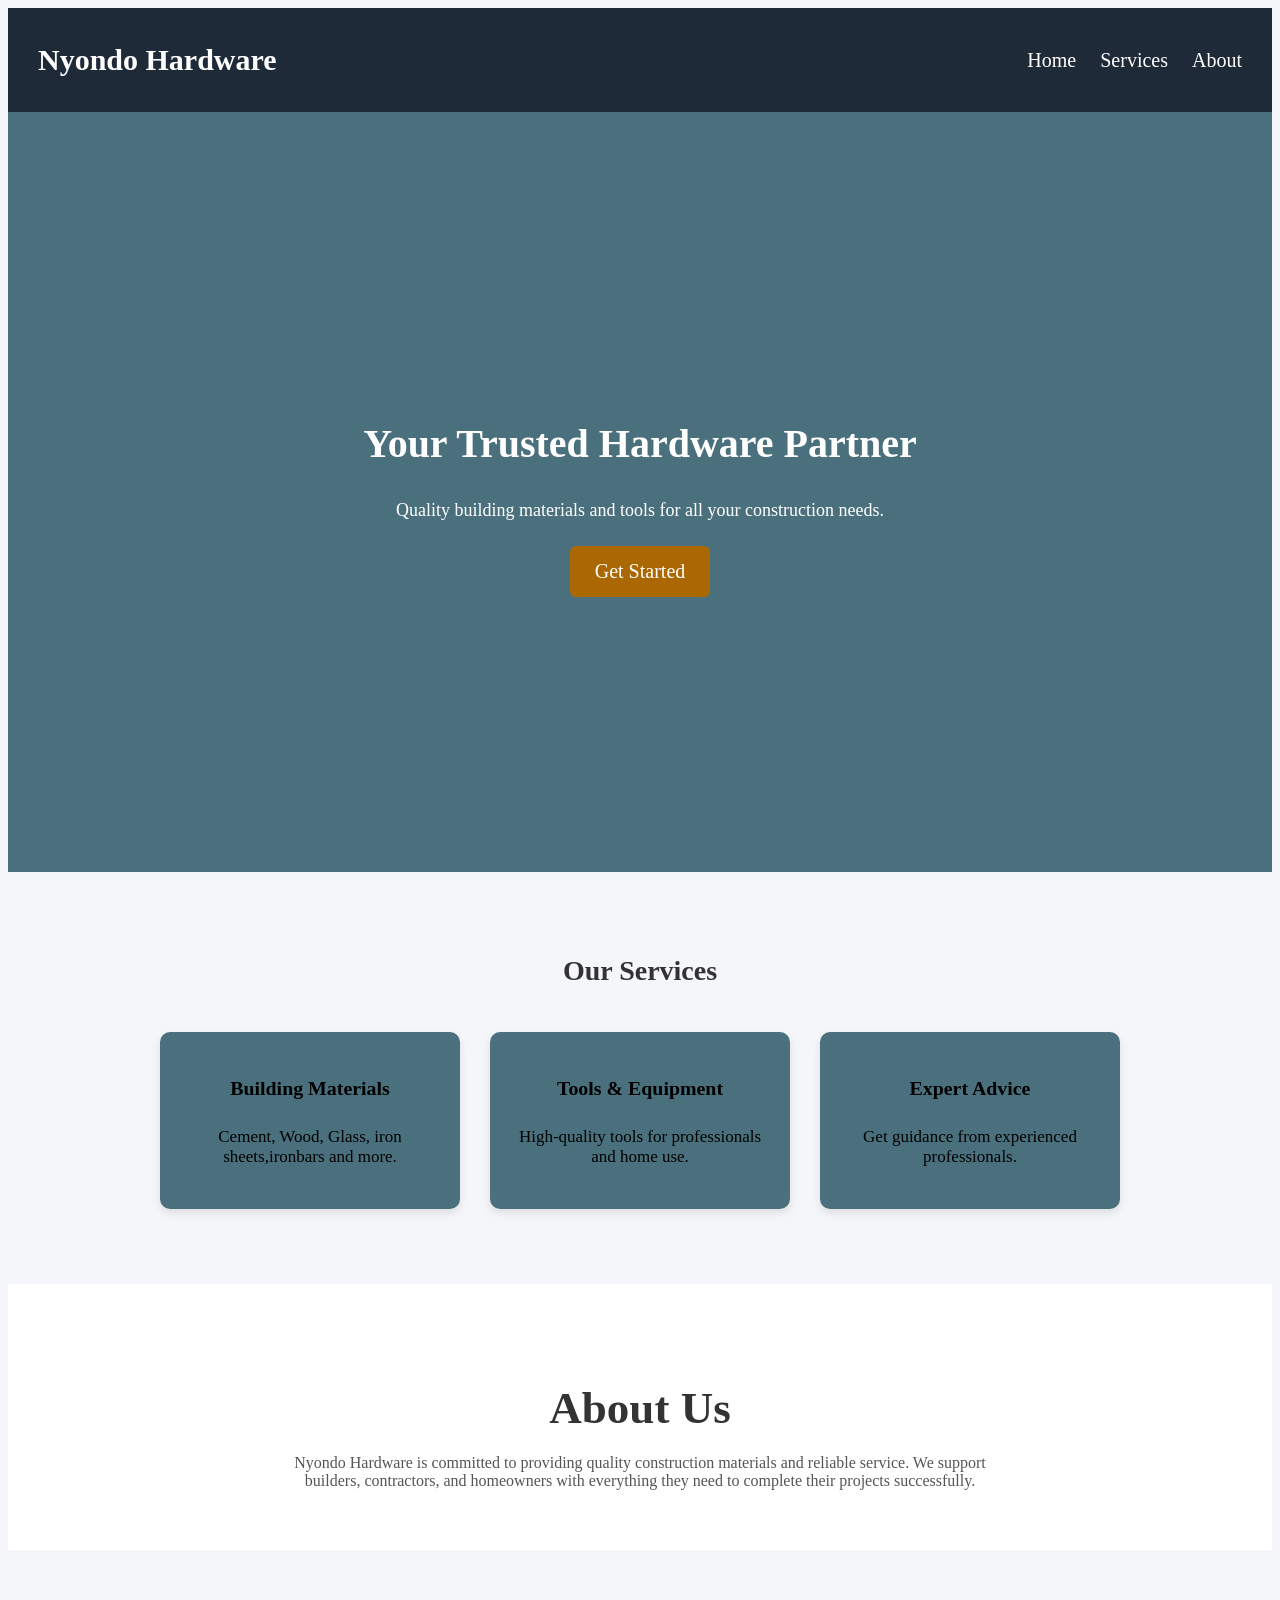
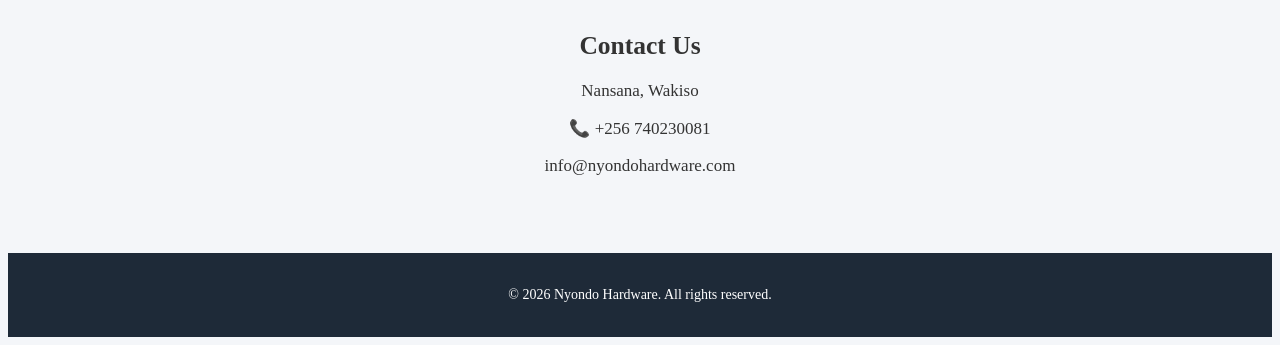
<file: index.html>
<!doctype html>
<html lang="en">
  <head>
    <meta charset="UTF-8" />
    <meta name="viewport" content="width=device-width, initial-scale=1.0" />
    <title>Nyondo Hardware</title>

    <style>
      /* Reset default browser styles */
      *means /* Select everything on the page */
      * {
        margin: 0;
        padding: 0;
        box-sizing: border-box;
        font-family: Arial, sans-serif;
      }

      body {
        background: #f4f6f9;
        color: #333;
      }
      /* Header container (top bar) */
      header {
        background: #1e2a38;
        color: white;
        padding: 15px 30px; /* Space inside header */
        display: flex;
        justify-content: space-between; /* Push logo left, nav right */
        align-items: center; /* Vertically center items */
      }

      /* Website title inside header */
      header h1 {
        font-size: 30px;
      }

      /* Navigation links */
      nav a {
        color: white; /* White links */
        text-decoration: none; /* Remove underline */
        margin-left: 20px; /* Space between links */
        font-size: 20px;
      }

      .her {
        height: 80vh; /* Takes 80% of screen height */
        background: rgb(75, 112, 125);
        background-size: cover;
        background-position: center;
        display: flex;
        flex-direction: column; /* Stack text vertically */
        justify-content: center; /* Center vertically */
        align-items: center; /* Center horizontally */
        text-align: center;
        color: white;
        font-size: 25px;
        padding: 20px;
      }

      .her h2 {
        font-size: 40px;
        margin-bottom: 15px; /* Space below */
      }

      .her p {
        font-size: 18px;
        margin-bottom: 25px;
      }

      /* Button styling */
      .btn {
        padding: 14px 25px; /* Size of button */
        background: #ab6802;
        color: white;
        border-radius: 6px; /* Rounded corners */
        text-decoration: none;
        font-size: 20px;
        transition: 0.5s; /* Smooth hover */
      }

      /* Button hover effect */
      .btn:hover {
        background: rgb(56, 54, 54);
      }

      /* Services section */
      .services {
        padding: 60px 20px; /* Space around section */
        text-align: center;
        font-size: 17px;
      }

      /* Services heading */
      .services h2 {
        margin-bottom: 30px;
        font-size: 28px;
      }

      /* Container holding all service boxes */
      .service-boxes {
        display: flex; /* Arrange boxes in a row */
        justify-content: center; /* Center them */
        flex-wrap: wrap; /* Allow wrapping if screen is small */
      }
      servive-boxes .box {
        margin: 15px; /* Space between boxes */
      } 
      .service-boxes .box:hover {
        background: rgb(160, 160, 160);
        color: white;
      } 
   

      /* Individual service box */
      .box {
        background: rgb(75, 112, 125); /* Box background */
        padding: 25px;
        margin: 15px; /* Space between boxes */
        border-radius: 10px; /* Rounded corners */
        width: 250px; /* Fixed width so they stay in a row */
        color: black;
        box-shadow: 0 4px 10px rgba(0, 0, 0, 0.1); /* Light shadow */
        display: flex;
        flex-direction: column;
      }

      /* Title inside each box */
      .box h3 {
        margin-bottom: 10px;
      }

      /* About section */
      .about {
        padding: 60px 20px;
        background: #ffffff;
        text-align: center;
        font-size: 30px;
      }

      /* About heading */
      .about h2 {
        margin-bottom: 20px;
      }

      /* About paragraph */
      .about p {
        max-width: 700px; /* Limit width for readability */
        margin: auto; /* Center text */
        color: #555;
        font-size: 16px;
      }

      /* Contact section */
      .contact {
        padding: 60px 20px;
        text-align: center;
        font-size: 17px;
      }

      /* Contact heading */
      .contact h2 {
        margin-bottom: 20px;
      }

      /* Footer section */
      footer {
        background: #1e2a38;
        color: white;
        text-align: center;
        padding: 20px;
        font-size: 14px;
      }

      /* Mobile phone responsiveness */
      @media (max-width: 768px) {
        nav {
          display: flex;
          flex-direction: column;
          align-items: center;
          gap: 10px;
        }

        /* Adjust nav link size */
        nav a {
          margin-left: 0;
          font-size: 16px;
        }

        .her h2 {
          font-size: 26px;
        }

        .her p {
          font-size: 16px;
        }

        /* Make boxes full width on small screens */
        .box {
          width: 90%;
        }
      }
    </style>
  </head>

  <body>
    <header>
      <h1>Nyondo Hardware</h1>
      <nav>
        <a href="dash.html">Home</a>
        <a href="sales.html">Services</a>
        <a href="stock.html">About</a>
      </nav>
    </header>

    <section class="her">
      <h2>Your Trusted Hardware Partner</h2>
      <p>
        Quality building materials and tools for all your construction needs.
      </p>
      <a href="log.html" class="btn">Get Started</a>
    </section>

    <section class="services">
      <h2>Our Services</h2>
      <div class="service-boxes">
        <div class="box">
          <h3>Building Materials</h3>
          <p>Cement, Wood, Glass, iron sheets,ironbars and more.</p>
        </div>

        <div class="box">
          <h3>Tools & Equipment</h3>
          <p>High-quality tools for professionals and home use.</p>
        </div>

        <div class="box">
          <h3>Expert Advice</h3>
          <p>Get guidance from experienced professionals.</p>
        </div>
      </div>
    </section>

    <section class="about">
      <h2>About Us</h2>
      <p>
        Nyondo Hardware is committed to providing quality construction materials
        and reliable service. We support builders, contractors, and homeowners
        with everything they need to complete their projects successfully.
      </p>
    </section>

    <section class="contact">
      <h2>Contact Us</h2>
      <p>Nansana, Wakiso</p>
      <p>📞 +256 740230081</p>
      <p>info@nyondohardware.com</p>
    </section>

    <footer>
      <p>&copy 2026 Nyondo Hardware. All rights reserved.</p>
    </footer>
  </body>
</html>
</file>
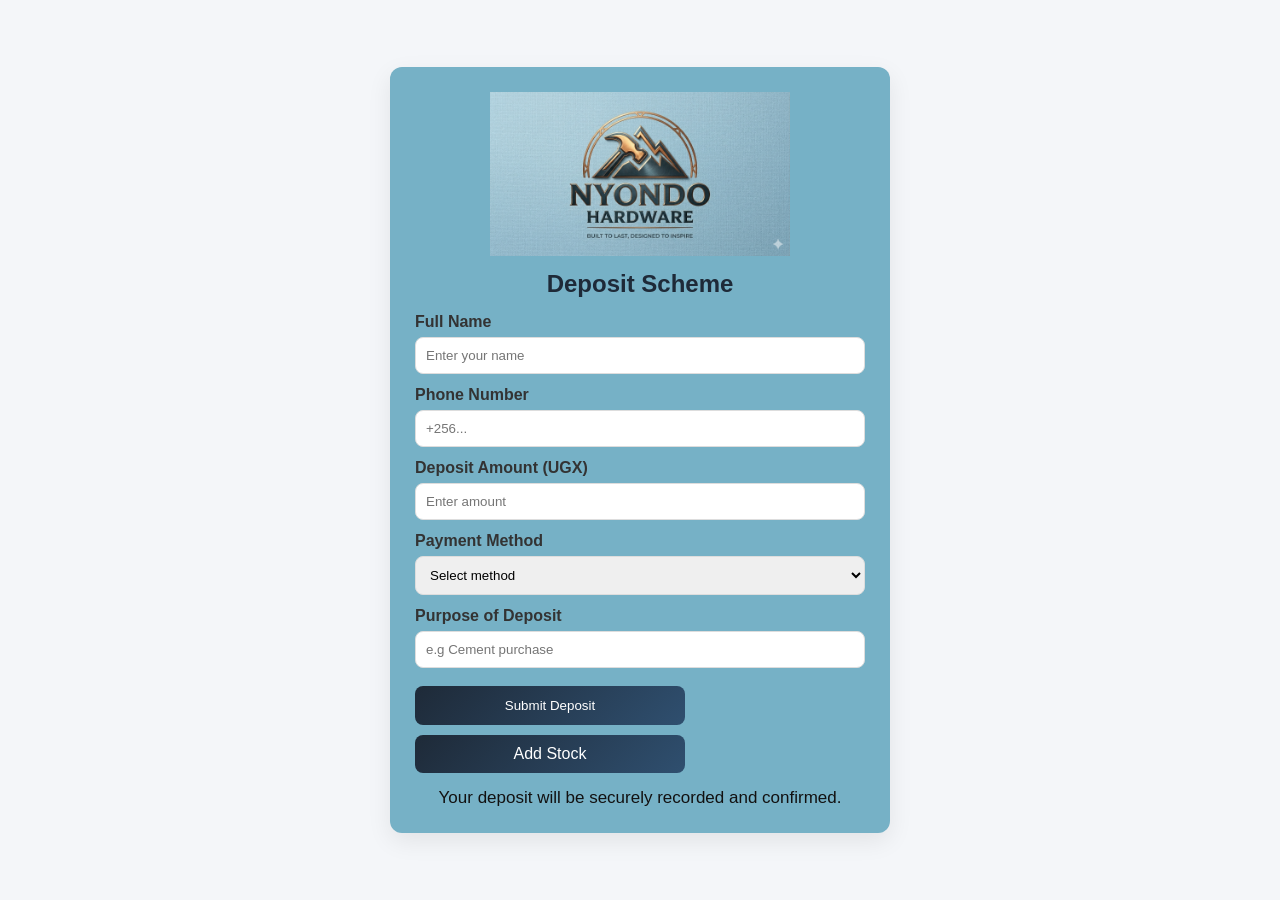
<file: Deposit.html>
<!doctype html>
<html lang="en">
  <head>
    <meta charset="UTF-8" />
    <meta name="viewport" content="width=device-width, initial-scale=1.0" />
    <title>Deposit Scheme</title>

    <style>
      * {
        margin: 0;
        padding: 0;
        box-sizing: border-box;
        font-family: Arial, sans-serif;
      }

      body {
        background: #f4f6f9;
        display: flex;
        justify-content: center;
        align-items: center;
        min-height: 100vh;
      }

      /* CARD */
      .container {
        width: 100%;
        max-width: 500px;
        background: rgb(118, 177, 198);
        padding: 25px;
        border-radius: 12px;
        box-shadow: 0 8px 25px rgba(0, 0, 0, 0.08);
      }

      /* LOGO */
      .logo {
        text-align: center;
        margin-bottom: 10px;
      }

      .logo img {
        width: 300px;
      }

      h2 {
        text-align: center;
        margin-bottom: 15px;
        color: #1e2a38;
      }

      label {
        display: block;
        margin-top: 12px;
        font-size: 16px;
        font-weight: bold;
        color: #333;
      }

      input,
      select {
        width: 100%;
        padding: 10px;
        margin-top: 6px;
        border: 1px solid #ddd;
        border-radius: 8px;
        outline: none;
      }

      input:focus,
      select:focus {
        border-color: #3498db;
      }

      button {
        width: 60%;
        margin-top: 18px;
        padding: 12px;
        background: linear-gradient(135deg, #1e2a38, #2f4f6f);
        color: white;
        border: none;
        border-radius: 8px;
        cursor: pointer;
      }

      button:hover {
        background: #1e2a38;
      }

      .btn {
        display: block;
        text-align: center;
        margin-top: 10px;
        padding: 10px;
        width: 60%;
        background: linear-gradient(135deg, #1e2a38, #2f4f6f);
        color: white;
        text-decoration: none;
        border-radius: 8px;
      }

      .btn:hover {
        background: #1e2a38;
      }

      .rec {
        text-align: center;
        margin-top: 15px;
        font-size: 17px;
        color: rgb(18, 17, 17);
      }

      @media (max-width: 600px) {
        .container {
          margin: 15px;
          padding: 20px;
        }
      }
    </style>
  </head>

  <body>
    <div class="container">
      <div class="logo">
        <img src="images/logo22.png" alt="Logo" />
      </div>

      <h2>Deposit Scheme</h2>

      <form>
        <label>Full Name</label>
        <input type="text" placeholder="Enter your name" required />

        <label>Phone Number</label>
        <input type="tel" placeholder="+256..." required />

        <label>Deposit Amount (UGX)</label>
        <input type="number" placeholder="Enter amount" required />

        <label>Payment Method</label>
        <select required>
          <option value="">Select method</option>
          <option>Mobile Money</option>
          <option>Bank Transfer</option>
          <option>Cash</option>
        </select>

        <label>Purpose of Deposit</label>
        <input type="text" placeholder="e.g Cement purchase" />

        <button type="submit">Submit Deposit</button>

        <a href="stock.html" class="btn">Add Stock</a>

        <p class="rec">Your deposit will be securely recorded and confirmed.</p>
      </form>
    </div>
  </body>
</html>
</file>
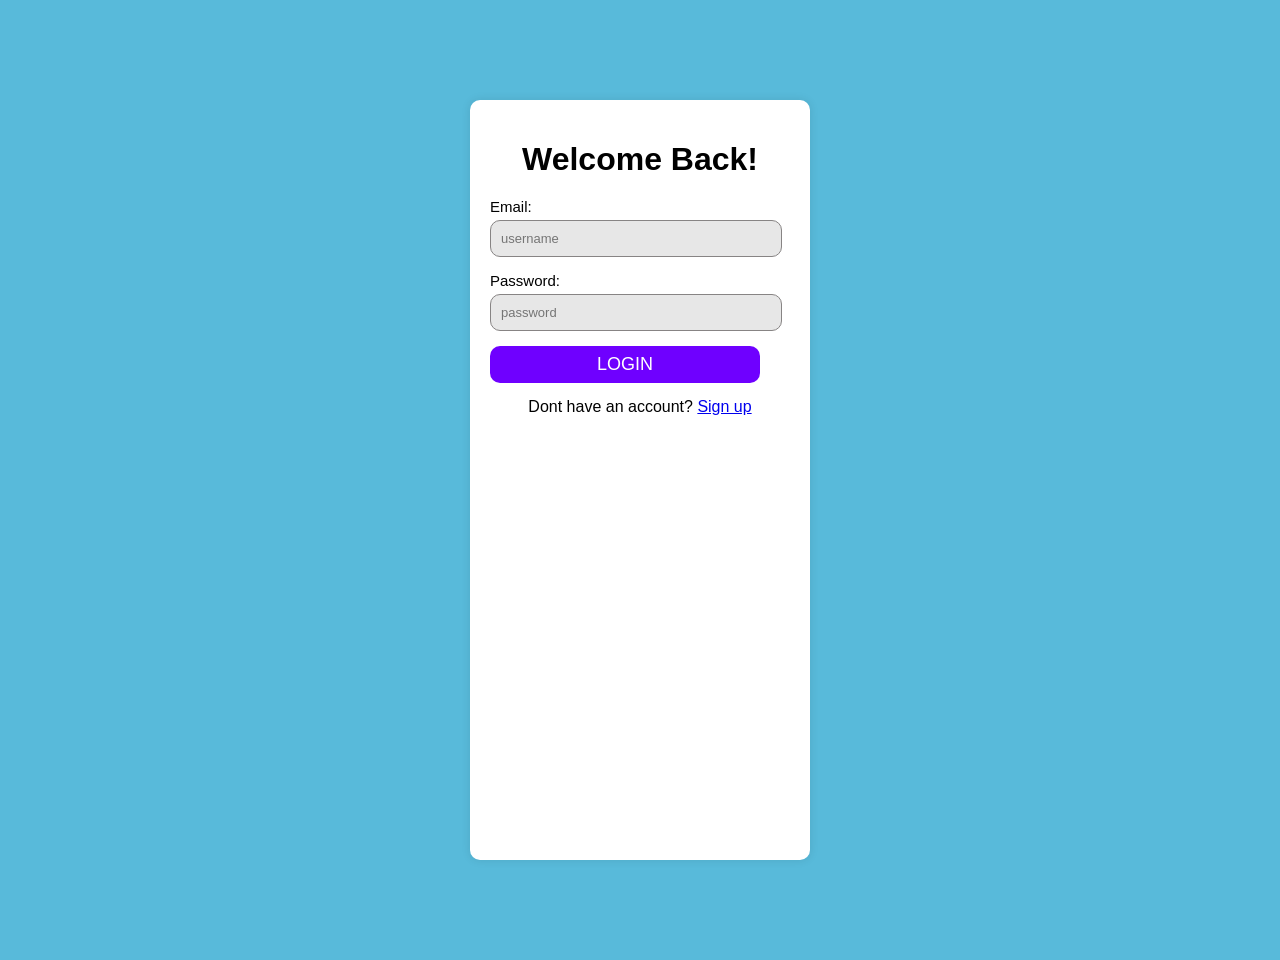
<file: log.html>
<!doctype html>
<html lang="en">
  <head>
    <meta charset="UTF-8" />
    <meta name="viewport" content="width=device-width, initial-scale=1.0" />
    <title>form</title>
    <style>
      body {
        margin: 0;
        font-family: Arial, sans-serif;
        background: rgb(88, 186, 218);
      }
      .container {
        width: 300px;
        margin: 100px auto;
        padding: 20px;
        background-color: white;
        border-radius: 10px;
        box-shadow: 0 0 10px rgba(0, 0, 0, 0.1);
        height: 80vh;
      }
      .container h1 {
        text-align: center;
        margin-bottom: 20px;
      }
      .container label {
        display: block;
        margin-bottom: 5px;

        font-size: 15px;
      }
      .container input {
        width: 90%;
        padding: 10px;
        margin-bottom: 15px;
        border: 1px solid #878484;
        border-radius: 10px;
        font-size: 13px;
        background-color: #e7e7e7;
      }
      .container button {
        width: 90%;
        padding: 8px;
        background-color: #6f00ff;
        color: white;
        border: none;
        border-radius: 10px;
        cursor: pointer;
        font-size: 18px;
      }
      .container button:hover {
        background-color: #292b30;
      }
      .container p {
        text-align: center;
        margin-top: 15px;
      }
    </style>
  </head>
  <body>
    <div class="container">
      <h1>Welcome Back!</h1>
      <form>
        <label for="email">Email:</label>
        <input
          type="email"
          id="email"
          name="email"
          placeholder="username"
          required
        />
        <label for="password">Password:</label>
        <input
          type="password"
          id="password"
          name="password"
          placeholder="password"
          required
        />
        <button type="submit">LOGIN</button>
        <p>Dont have an account? <a href="sign.html">Sign up</a></p>
      </form>
    </div>
  </body>
</html>
</file>
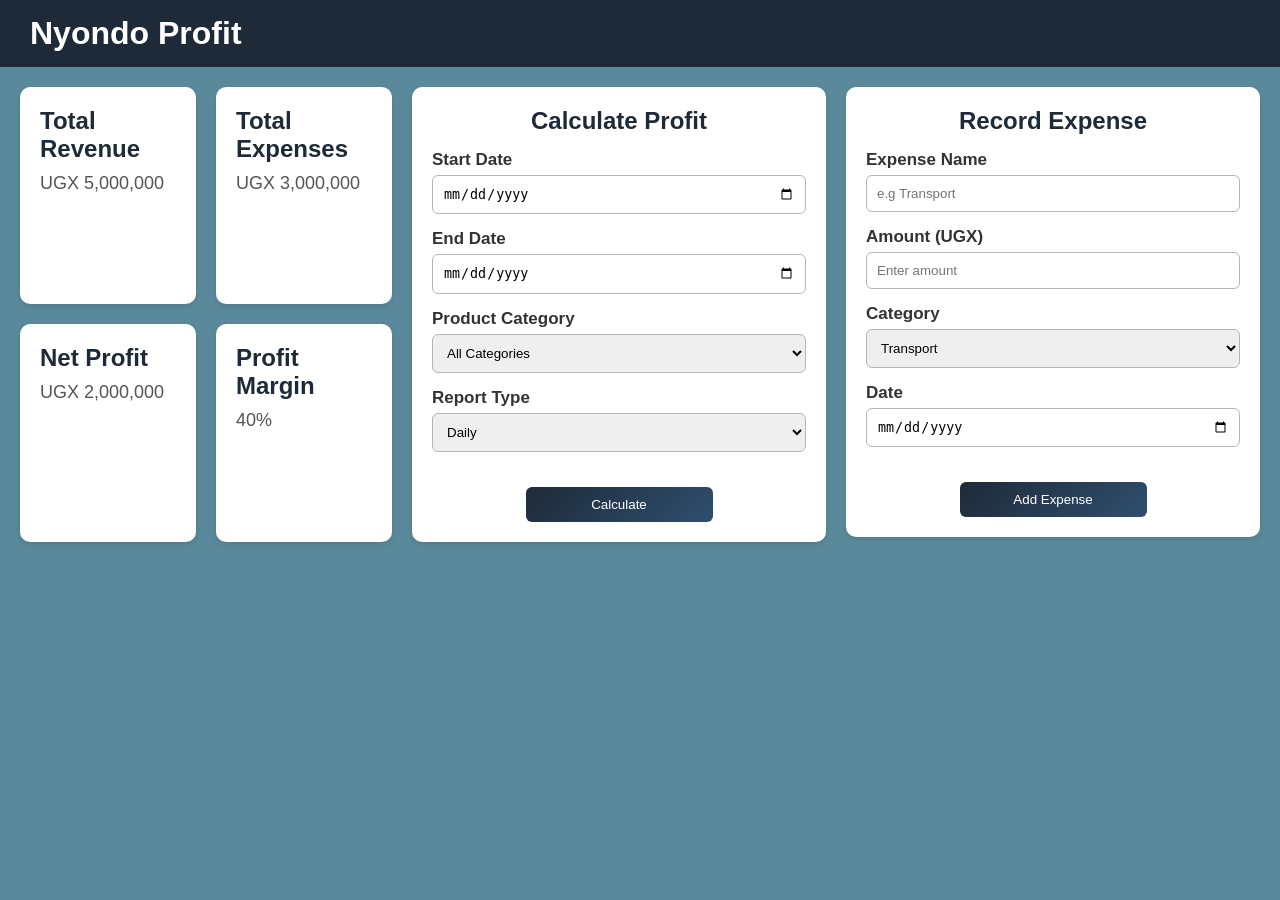
<file: profit.html>
<!doctype html>
<html lang="en">
  <head>
    <meta charset="UTF-8" />
    <meta name="viewport" content="width=device-width, initial-scale=1.0" />
    <title>Document</title>
    <style>
      * {
        margin: 0;
        padding: 0;
        box-sizing: border-box;
      }
      body {
        font-family: Arial, sans-serif;
        background-color: rgb(89, 137, 154);
        color: #333;
      }
      .navbar {
        background-color: #1e2a38;
        color: white;
        padding: 15px 30px;
        display: flex;
        justify-content: space-between;
        align-items: center;
      }
      .container {
        display: flex;
        gap: 20px;
        padding: 20px;
        flex-wrap: wrap;
      }
      .cards {
        display: flex;
        gap: 20px;
        flex-wrap: wrap;
        width: 30%;
      }
      .card {
        background-color: white;
        padding: 20px;
        border-radius: 10px;
        flex: 1 1 calc(50% - 20px);
        box-shadow: 0 2px 5px rgba(0, 0, 0, 0.1);
      }
      .card:hover {
        box-shadow: 0 4px 10px rgba(0, 0, 0, 0.2);
        background-color: lightblue;
        cursor: pointer;
      }
      .card h2 {
        margin-bottom: 10px;
        color: #1e2a38;
      }
      .card p {
        font-size: 18px;
        color: #555;
      }

      /* FORMS SIDE BY SIDE */
      form {
        flex: 1;
      }

      .form {
        background-color: white;
        padding: 20px;
        border-radius: 10px;
        width: 100%; /* FIXED */
        box-shadow: 0 2px 5px rgba(0, 0, 0, 0.1);
      }
      .form h2 {
        text-align: center;
        margin-bottom: 15px;
        color: #1e2a38;
      }
      .form-two {
        display: flex;
        flex-direction: column;
        gap: 15px;
      }
      .form-three {
        display: flex;
        flex-direction: column;
      }
      .form-three label {
        margin-bottom: 5px;
        font-weight: bold;
        font-size: 17px;
      }
      .form-three input,
      .form-three select {
        padding: 10px;
        border: 1px solid #b9b4b4;
        border-radius: 6px;
      }
      .form button {
        width: 50%;
        margin: 20px auto 0;
        padding: 10px;
        background: linear-gradient(135deg, #1e2a38, #2f4f6f);
        color: white;
        border: none;
        border-radius: 6px;
        cursor: pointer;
      }
      .form button:hover {
        background: #1e2a38;
      }
    </style>
  </head>
  <body>
    <div class="navbar">
      <h1>Nyondo Profit</h1>
    </div>

    <div class="container">
      <!-- CARDS -->
      <div class="cards">
        <div class="card">
          <h2>Total Revenue</h2>
          <p>UGX 5,000,000</p>
        </div>
        <div class="card">
          <h2>Total Expenses</h2>
          <p>UGX 3,000,000</p>
        </div>
        <div class="card">
          <h2>Net Profit</h2>
          <p>UGX 2,000,000</p>
        </div>
        <div class="card">
          <h2>Profit Margin</h2>
          <p>40%</p>
        </div>
      </div>

      
      <form>
        <div class="form">
          <h2>Calculate Profit</h2>
          <div class="form-two">
            <div class="form-three">
              <label for="startdate">Start Date</label>
              <input type="date" id="startdate" required />
            </div>

            <div class="form-three">
              <label for="enddate">End Date</label>
              <input type="date" id="enddate" required />
            </div>

            <div class="form-three">
              <label for="productcategory">Product Category</label>
              <select id="productcategory" required>
                <option value="all">All Categories</option>
                <option value="wood">Wood</option>
                <option value="glass">Glass</option>
                <option value="cement">Cement</option>
                <option value="nails">Nails</option>
              </select>
            </div>

            <div class="form-three">
              <label for="reporttype">Report Type</label>
              <select id="reporttype" required>
                <option value="daily">Daily</option>
                <option value="weekly">Weekly</option>
                <option value="monthly">Monthly</option>
              </select>
            </div>

            <button type="submit">Calculate</button>
          </div>
        </div>
      </form>

    
      <form>
        <div class="form">
          <h2>Record Expense</h2>
          <div class="form-two">
            <div class="form-three">
              <label for="expensename">Expense Name</label>
              <input
                type="text"
                id="expensename"
                placeholder="e.g Transport"
                required
              />
            </div>

            <div class="form-three">
              <label for="amount">Amount (UGX)</label>
              <input
                type="number"
                id="amount"
                placeholder="Enter amount"
                required
              />
            </div>

            <div class="form-three">
              <label for="category">Category</label>
              <select id="category" required>
                <option value="transport">Transport</option>
                <option value="rent">Rent</option>
                <option value="utilities">Utilities</option>
                <option value="supplies">Supplies</option>
              </select>
            </div>

            <div class="form-three">
              <label for="date">Date</label>
              <input type="date" id="date" required />
            </div>

            <button type="submit">Add Expense</button>
          </div>
        </div>
      </form>
    </div>
  </body>
</html>
</file>
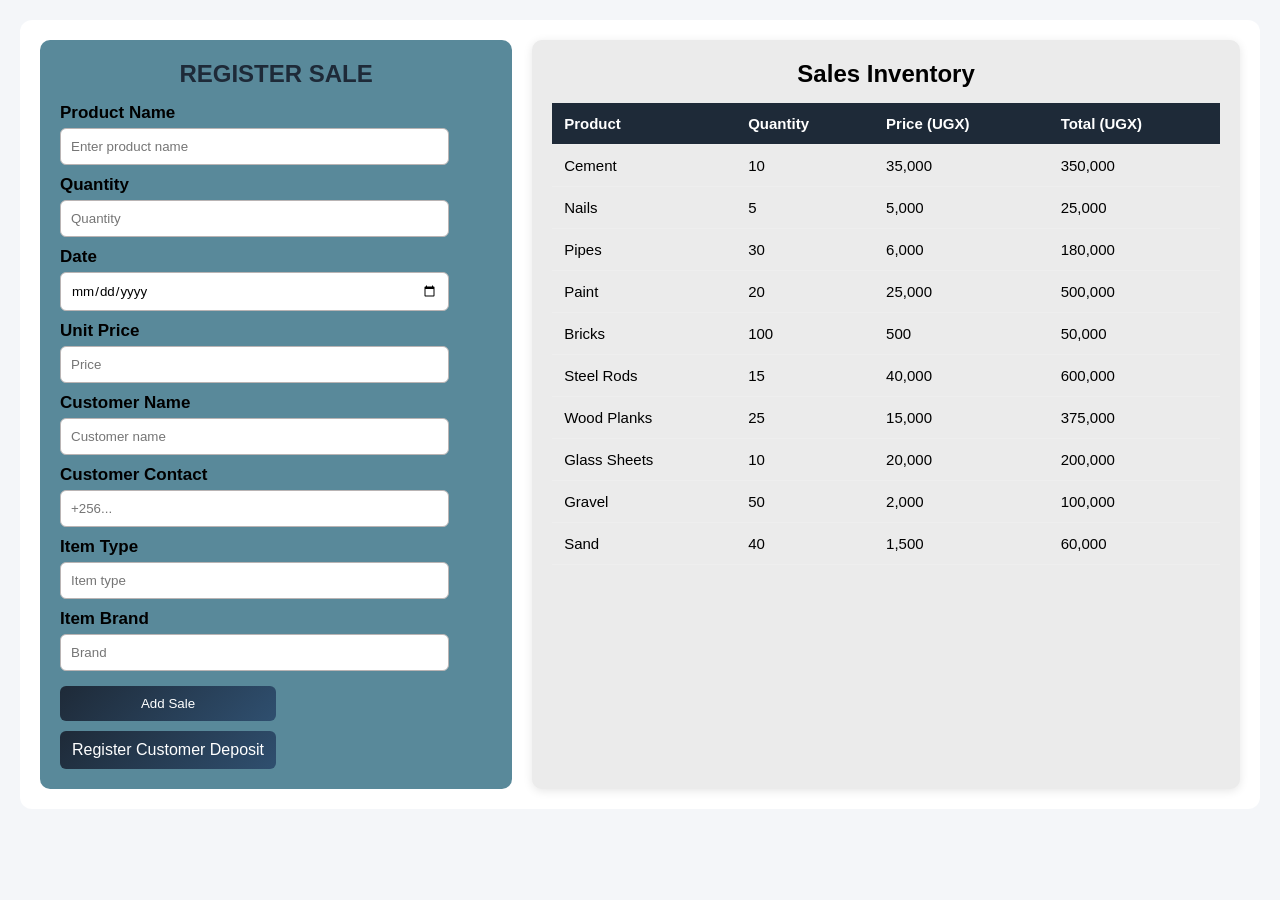
<file: sales.html>
<!doctype html>
<html lang="en">
  <head>
    <meta charset="UTF-8" />
    <meta name="viewport" content="width=device-width, initial-scale=1.0" />
    <title>Sales Form</title>

    <style>
      * {
        margin: 0;
        padding: 0;
        box-sizing: border-box;
        font-family: Arial, sans-serif;
      }

      body {
        background: #f4f6f9;
      }

      /* PAGE WRAPPER */
      .main {
        padding: 20px;
      }

      /* CONTAINER */
      .container {
        display: flex;
        gap: 20px;
        padding: 20px;
        background: white;
        border-radius: 12px;
      }

      /* FORM BOX */
      .form-box {
        width: 40%;
        background-color: rgb(89, 137, 154);
        padding: 20px;
        border-radius: 10px;
      }

      .form-box h2 {
        text-align: center;
        margin-bottom: 15px;
        color: #1e2a38;
      }

      label {
        display: block;
        margin-top: 10px;
        font-weight: bold;
        font-size: 17px;
      }

      .form-box input {
        width: 90%;
        padding: 10px;
        margin-top: 5px;
        border: 1px solid #b9b4b4;
        border-radius: 6px;
      }

      .form-box button {
        width: 50%;
        margin-top: 15px;
        padding: 10px;
        background: linear-gradient(135deg, #1e2a38, #2f4f6f);
        color: white;
        border: none;
        border-radius: 6px;
        cursor: pointer;
      }

      .form-box button:hover {
        background: #1e2a38;
      }

      .btn {
        display: block;
        text-align: center;
        margin-top: 10px;
        padding: 10px;
        background: linear-gradient(135deg, #1e2a38, #2f4f6f);
        color: white;
        width: 50%;
        text-decoration: none;
        border-radius: 6px;
      }

      .btn:hover {
        background: #1e2a38;
      }

      /* TABLE BOX */
      .table-box {
        width: 60%;
        background-color: rgb(235, 235, 235);
        padding: 20px;
        border-radius: 10px;
        box-shadow: 0 2px 10px rgba(0, 0, 0, 0.1);
      }

      .table-box h2 {
        text-align: center;
        margin-bottom: 15px;
      }

      table {
        width: 100%;
        border-collapse: collapse;
      }

      table th,
      table td {
        padding: 12px;
        border-bottom: 1px solid #eee;
        text-align: left;
        font-size: 15px;
      }

      table th {
        background: #1e2a38;
        color: white;
      }

      tr:hover {
        background: #eef6fb;
      }

      /* MOBILE */
      @media (max-width: 768px) {
        .container {
          flex-direction: column;
        }

        .form-box,
        .table-box {
          width: 100%;
        }
      }
    </style>
  </head>

  <body>
    <div class="main">
      <div class="container">
        <!-- FORM -->
        <div class="form-box">
          <h2>REGISTER SALE</h2>

          <form>
            <label>Product Name</label>
            <input type="text" placeholder="Enter product name"required />

            <label>Quantity</label>
            <input type="number" placeholder="Quantity"required />

            <label>Date</label>
            <input type="date" />

            <label>Unit Price</label>
            <input type="number" placeholder="Price"required />

            <label>Customer Name</label>
            <input type="text" placeholder="Customer name"required />

            <label>Customer Contact</label>
            <input type="tel" placeholder="+256..."required />

            <label>Item Type</label>
            <input type="text" placeholder="Item type"required />

            <label>Item Brand</label>
            <input type="text" placeholder="Brand" required/>

            <button type="submit">Add Sale</button>

            <a href="Deposit.html" class="btn">Register Customer Deposit</a>
          </form>
        </div>

        <!-- TABLE -->
        <div class="table-box">
          <h2>Sales Inventory</h2>

          <table>
            <tr>
              <th>Product</th>
              <th>Quantity</th>
              <th>Price (UGX)</th>
              <th>Total (UGX)</th>
            </tr>

            <tr>
              <td>Cement</td>
              <td>10</td>
              <td>35,000</td>
              <td>350,000</td>
            </tr>

            <tr>
              <td>Nails</td>
              <td>5</td>
              <td>5,000</td>
              <td>25,000</td>
            </tr>

            <tr>
              <td>Pipes</td>
              <td>30</td>
              <td>6,000</td>
              <td>180,000</td>
            </tr>
            <tr>
              <td>Paint</td>
              <td>20</td>
              <td>25,000</td>
              <td>500,000</td>
            </tr>
            <tr>
              <td>Bricks</td>
              <td>100</td>
              <td>500</td>
              <td>50,000</td>
            </tr>
            <tr>
              <td>Steel Rods</td>
              <td>15</td>
              <td>40,000</td>
              <td>600,000</td>
            </tr>
            <tr>
              <td>Wood Planks</td>
              <td>25</td>
              <td>15,000</td>
              <td>375,000</td>
            </tr>
            <tr>
              <td>Glass Sheets</td>
              <td>10</td>
              <td>20,000</td>
              <td>200,000</td>
            </tr>
            <tr>
              <td>Gravel</td>
              <td>50</td>
              <td>2,000</td>
              <td>100,000</td>
            </tr>
            <tr>
              <td>Sand</td>
              <td>40</td>
              <td>1,500</td>
              <td>60,000</td>
            </tr>
          </table>
        </div>
      </div>
    </div>
  </body>
</html>
</file>
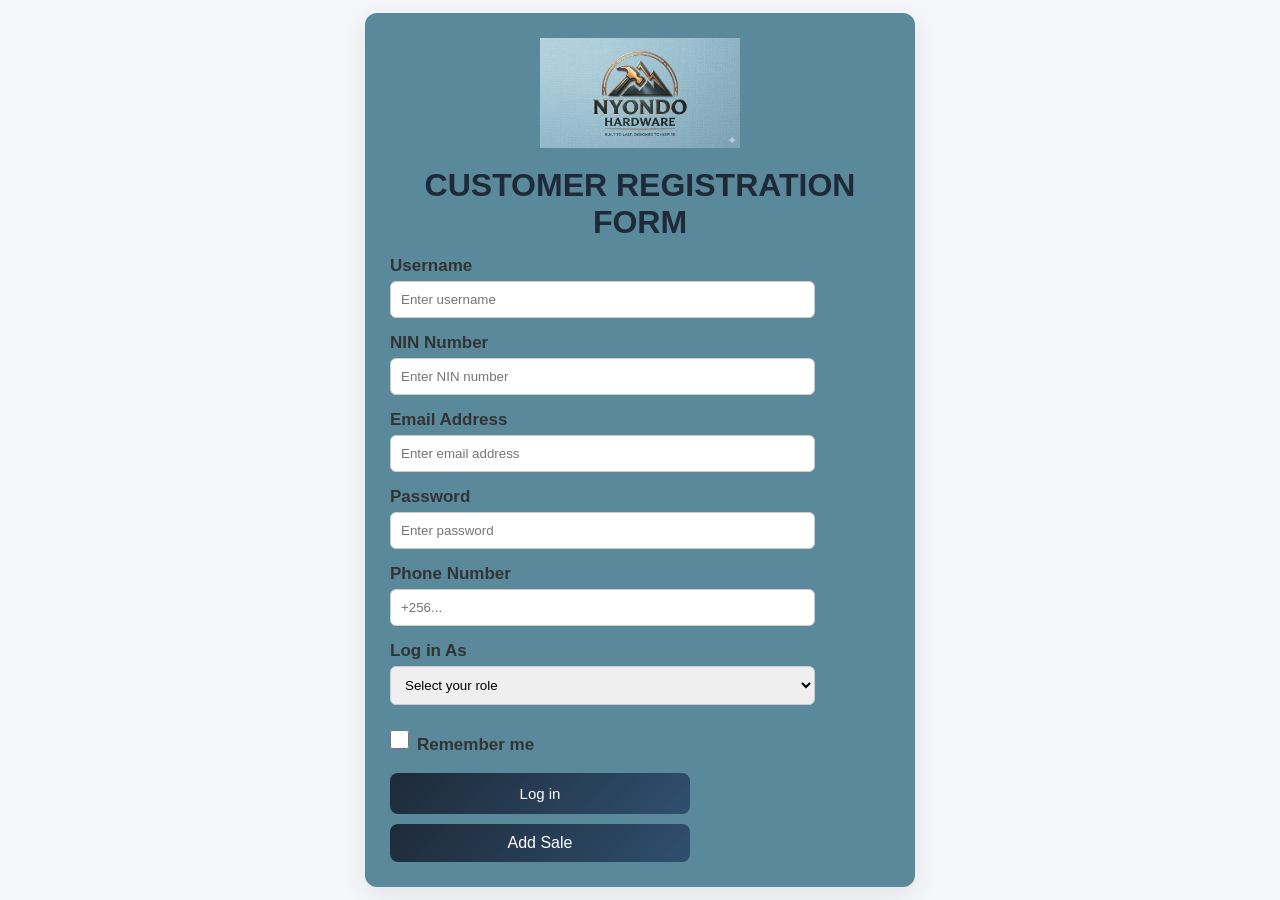
<file: sign.html>
<!doctype html>
<html lang="en">
  <head>
    <meta charset="UTF-8" />
    <meta name="viewport" content="width=device-width, initial-scale=1.0" />
    <title>Form</title>
    <link rel="stylesheet" href="style.css" />
  </head>

  <body>
    <div class="container">
      <div class="logo">
        <img src="images/logo22.png" alt="Logo" class="logo-img" />
      </div>

      <h1>CUSTOMER REGISTRATION FORM</h1>

      <form>
        <label for="username">Username</label>
        <input
          type="text"
          id="username"
          placeholder="Enter username"
          required
        />

        <label for="nin">NIN Number</label>
        <input type="text" id="nin" placeholder="Enter NIN number" required />

        <label for="email">Email Address</label>
        <input
          type="email"
          id="email"
          placeholder="Enter email address"
          required
        />

        <label for="password">Password</label>
        <input
          type="password"
          id="password"
          placeholder="Enter password"
          required
        />

        <label for="phone">Phone Number</label>
        <input type="tel" id="phone" placeholder="+256..." required />

        <!-- Role -->
        <label for="role">Log in As</label>
        <select id="role" required>
          <option value="" disabled selected>Select your role</option>
          <option value="admin">Admin</option>
          <option value="cashier">Cashier</option>
          <option value="manager">Manager</option>
          <option value="staff">Staff</option>
        </select>

        <div class="remember-box">
          <input type="checkbox" id="remember" />
          <label for="remember">Remember me</label>
        </div>

        <button type="submit">Log in</button>
        <a href="sales.html" class="btn">Add Sale</a>
      </form>
    </div>
  </body>
</html>
</file>
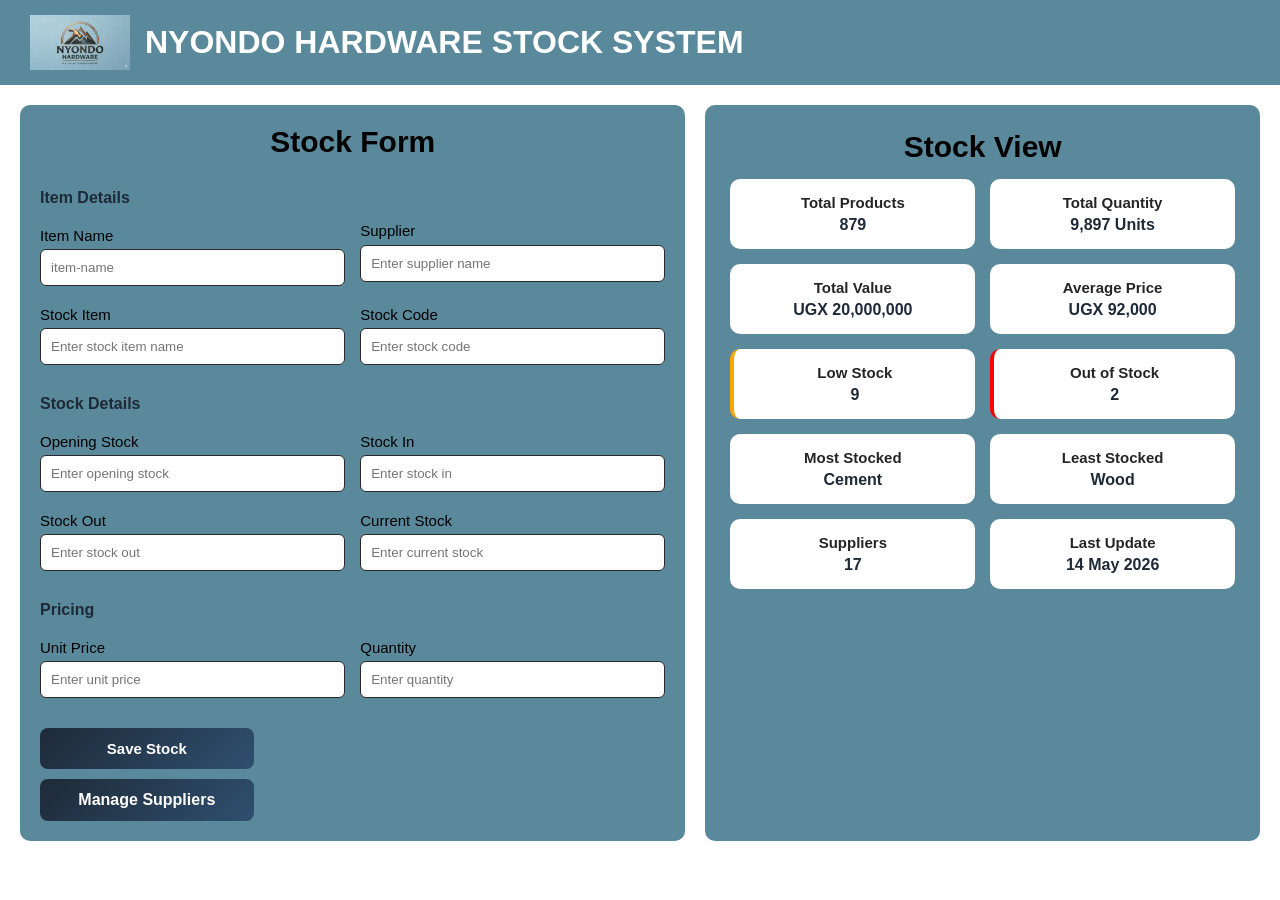
<file: stock.html>
<!doctype html>
<html lang="en">
  <head>
    <meta charset="UTF-8" />
    <meta name="viewport" content="width=device-width, initial-scale=1.0" />
    <title>NYONDO Hardware Stock System</title>

    <style>
        /* RESET - removes default spacing and sets base font */
        * {
          margin: 0; /* removes outer spacing */
          padding: 0; /* removes inner spacing */
          box-sizing: border-box; /* makes width include padding & border */
          font-family: Arial, sans-serif; 
        }

        /* BODY BACKGROUND */
        body {
          background: white; 
        }

        /* MAIN HEADING */
        h2 {
          text-align: center;
          margin-bottom: 15px; /* space below heading */
          font-size: 30px; 
        }

        /* SUB HEADING */
        h3 {
          font-size: 30px; 
          color: #1e2a38; 
        }

        /* HEADER SECTION */
        .top-header {
          display: flex; /* puts items in a row */
          align-items: center; /* vertically aligns items */
          gap: 15px; /* space between items */
          padding: 15px 30px; /* inner spacing */
          background-color: rgb(89, 137, 154); 
          color: white; /* text color */
        }

        /* HEADER IMAGE (LOGO) */
        .top-header img {
          width: 100px; /* controls image size */
        }

        /* MAIN CONTAINER */
        .container {
          padding: 20px; /* space inside container */


        /* MAIN LAYOUT GRID */
        .layout {
          display: grid; /* enables grid layout */
          grid-template-columns: 1.2fr 1fr; /* two columns (left bigger than right) */
          gap: 20px; /* space between columns */
        }

        /* FORM SECTION */
        .form-section {

      background-color: rgb(89, 137, 154);
          padding: 20px; /* inner spacing */
          border-radius: 10px; /* rounded corners */

        }

        /* FORM GRID (INPUTS) */
        .form-grid {
          display: grid; /* grid layout */
          grid-template-columns: repeat(2, 1fr); /* 2 equal columns */
          gap: 15px; /* spacing between inputs */
        }

        /* SECTION TITLE INSIDE FORM */
        .section-title {
          grid-column: span 2; /* makes it stretch across both columns */
          font-size: 16px; 
          color: #1e2a38; 
          margin-top: 15px; /* space above */
        }

        /* INPUT GROUP (LABEL + INPUT) */
        .input-groupy {
          display: flex; /* flex layout */
          flex-direction: column; /* stack items vertically */
        }

        /* LABEL STYLING */
        label {
          margin-top: 5px; /* space above label */
          font-size: 15px; /* text size */
        }

        /* INPUT FIELDS */
        input {
          width: 100%; 
          padding: 10px; /* inner spacing */
          margin-top: 5px; /* space above */
          border: 1px solid #292929; /* border style */
          border-radius: 6px; /* rounded corners */
        }

        /* BUTTON STYLE */
        button {
          width: 70%; 
          padding: 12px; /* inner spacing */
          margin-top: 15px; /* space above */
          background: linear-gradient(
            135deg,
            #1e2a38,
            #2f4f6f
          ); 
          color: white; 
          border: none; /* removes border */
          border-radius: 8px; /* rounded corners */
          cursor: pointer; /* pointer on hover */
          font-size: 15px; 
          font-weight: bold; 
        }

        /* BUTTON HOVER EFFECT */
        button:hover {
          transform: translateY(-2px); /* slight lift effect */
          background: #1e2a38; /* darker background */
        }

        /* LINK BUTTON STYLE */
        .btn {
          display: block; /* makes it behave like block */
          text-align: center; /* centers text */
          margin-top: 10px; /* space above */
          padding: 12px; /* inner spacing */
          width: 70%; /* width */
          background: linear-gradient(135deg, #1e2a38, #2f4f6f); /* gradient */
          color: white; /* text color */
          border-radius: 8px; /* rounded corners */
          font-weight: bold; /* bold text */
          text-decoration: none; /* removes underline */
        }

        /* LINK BUTTON HOVER */
        .btn:hover {
          background: #1e2a38; /* darker background */
          color: white; /* keeps text white */
        }

        /* DASHBOARD SECTION */
        .summary-section {
          background:   rgb(89, 137, 154);
          padding: 25px; /* inner spacing */
          border-radius: 10px; /* rounded corners */
        }

        /* SUMMARY GRID */
        .summary-grid {
          display: grid; /* grid layout */
          grid-template-columns: repeat(auto-fit, minmax(160px, 1fr));
          /* responsive columns that adjust automatically */
          gap: 15px;
        }

        /* SUMMARY BOXES */
        .summary-box {
          background: white;
          padding: 15px; /* inner spacing */
          border-radius: 10px; /* rounded corners */
          text-align: center;

        }

        /* SUMMARY BOX TITLE */
        .summary-box h3 {
          font-size: 15px;
          color: #252525;
        }

        /* Summary box value */
        .summary-box p {
          font-weight: bold;
          margin-top: 5px;
          color: #1e2a38;
        }

        /* HOVER EFFECT FOR SUMMARY BOX */
        .summary-box:hover {
          background: lightblue; /* changes background on hover */
        }

        /* Warning box style*/
        .warning {
          border-left: 4px solid orange; /* orange left border */
        }

        /* Danger box style */
        .danger {
          border-left: 4px solid red; /* red left border */
        }

        /* RESPONSIVE DESIGN (TABLETS) */
        @media (max-width: 900px) {
          .layout {
            grid-template-columns: 1fr; /* stack layout into one column */
          }
        }

        /* Responsive on mobile phones */
        @media (max-width: 600px) {
          .form-grid {
            grid-template-columns: 1fr; /* inputs become one column */
          }
        }
    </style>
  </head>

  <body>
    <header class="top-header">
      <img src="images/logo22.png" alt="Logo" />
      <h1>NYONDO HARDWARE STOCK SYSTEM</h1>
    </header>

    <div class="container">
      <div class="layout">
        <div class="form-section">
          <h2>Stock Form</h2>

          <form class="form-grid">
            <h3 class="section-title">Item Details</h3>

            <div class="input-groupy">
              <label>Item Name</label>
              <input type="text" id="item-name" placeholder="item-name" />
            </div>

            <div class="input">
              <label>Supplier</label>
              <input
                type="text"
                id="supplier"
                placeholder="Enter supplier name"
                required
              />
            </div>

            <div class="input-groupy">
              <label>Stock Item</label>
              <input
                type="text"
                id="stock-item"
                placeholder="Enter stock item name"
                required
              />
            </div>

            <div class="input-groupy">
              <label>Stock Code</label>
              <input
                type="text"
                id="stock-code"
                placeholder="Enter stock code"
                required
              />
            </div>

            <h3 class="section-title">Stock Details</h3>

            <div class="input-groupy">
              <label>Opening Stock</label>
              <input
                type="number"
                id="opening-stock"
                placeholder="Enter opening stock"
                required
              />
            </div>

            <div class="input-groupy">
              <label>Stock In</label>
              <input
                type="number"
                id="stock-in"
                placeholder="Enter stock in"
                required
              />
            </div>

            <div class="input-groupy">
              <label>Stock Out</label>
              <input
                type="number"
                id="stock-out"
                placeholder="Enter stock out"
                required
              />
            </div>

            <div class="input-groupy">
              <label>Current Stock</label>
              <input
                type="number"
                id="current-stock"
                placeholder="Enter current stock"
                required
              />
            </div>

            <h3 class="section-title">Pricing</h3>

            <div class="input-groupy">
              <label>Unit Price</label>
              <input
                type="number"
                id="amount"
                placeholder="Enter unit price"
                required
              />
            </div>

            <div class="input-groupy">
              <label>Quantity</label>
              <input
                type="number"
                id="quantity"
                placeholder="Enter quantity"
                required
              />
            </div>

            <div class="full-width">
              <button type="submit">Save Stock</button>
              <a href="suppliers.html" class="btn">Manage Suppliers</a>
            </div>
          </form>
        </div>

        <!-- DASHBOARD -->
        <section class="summary-section">
          <h2>Stock View</h2>

          <div class="summary-grid">
            <div class="summary-box">
              <h3>Total Products</h3>
              <p>879</p>
            </div>
            <div class="summary-box">
              <h3>Total Quantity</h3>
              <p>9,897 Units</p>
            </div>
            <div class="summary-box">
              <h3>Total Value</h3>
              <p>UGX 20,000,000</p>
            </div>
            <div class="summary-box">
              <h3>Average Price</h3>
              <p>UGX 92,000</p>
            </div>
            <div class="summary-box warning">
              <h3>Low Stock</h3>
              <p>9</p>
            </div>
            <div class="summary-box danger">
              <h3>Out of Stock</h3>
              <p>2</p>
            </div>
            <div class="summary-box">
              <h3>Most Stocked</h3>
              <p>Cement</p>
            </div>
            <div class="summary-box">
              <h3>Least Stocked</h3>
              <p>Wood</p>
            </div>
            <div class="summary-box">
              <h3>Suppliers</h3>
              <p>17</p>
            </div>
            <div class="summary-box">
              <h3>Last Update</h3>
              <p>14 May 2026</p>
            </div>
          </div>
        </section>
      </div>
    </div>
  </body>
</html>
</file>
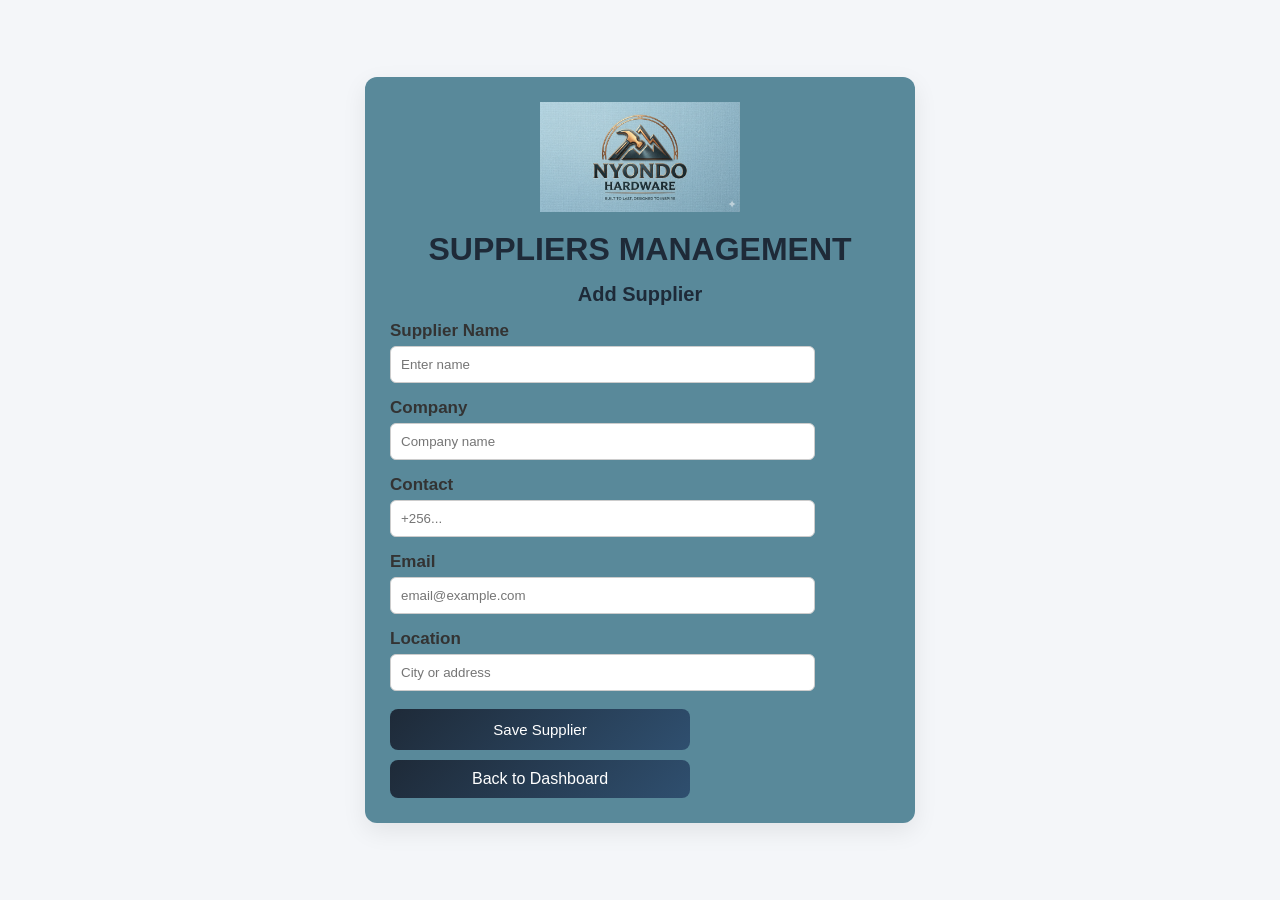
<file: suppliers.html>
<!doctype html>
<html lang="en">
  <head>
    <meta charset="UTF-8" />
    <meta name="viewport" content="width=device-width, initial-scale=1.0" />
    <title>Suppliers</title>

    <link rel="stylesheet" href="style.css" />
  </head>

  <body>
    <div class="container">
      <div class="logo">
        <img src="images/logo22.png" alt="Logo" class="logo-img" />
      </div>
      <div class="card">
        <h1>SUPPLIERS MANAGEMENT</h1>
        <h2>Add Supplier</h2>

        <form>
          <label>Supplier Name</label>
          <input
            type="text"
            id="supplierName"
            placeholder="Enter name"
            required
          />

          <label>Company</label>
          <input type="text" id="company" placeholder="Company name" required />

          <label>Contact</label>
          <input type="text" id="contact" placeholder="+256..." required />

          <label>Email</label>
          <input
            type="email"
            id="email"
            placeholder="email@example.com"
            required
          />

          <label>Location</label>
          <input
            type="text"
            id="location"
            placeholder="City or address"
            required
          />

          <button type="submit">Save Supplier</button>
          <a href="dash.html" class="btn">Back to Dashboard</a>
        </form>
      </div>
    </div>
  </body>
</html>
</file>
<file: style.css>
* {
  margin: 0;
  padding: 0;
  box-sizing: border-box;
  font-family: Arial, sans-serif;
}

body {
  background: #f4f6f9;
  display: flex;
  justify-content: center;
  align-items: center;
  min-height: 100vh;
}

/* CARD */
.container {
  width: 100%;
  max-width: 550px;
  background: rgb(89, 137, 154);
  padding: 25px;
  border-radius: 12px;
  box-shadow: 0 8px 25px rgba(0, 0, 0, 0.08);
}

/* LOGO */
.logo {
  text-align: center;
  margin-bottom: 10px;
}

.logo img {
  width: 200px;
}

h2 {
  text-align: center;
  margin-bottom: 15px;
  margin-top: 15px;
  color: #1e2a38;
  font-size: 20px;
}

h1 {
  text-align: center;
  margin-bottom: 15px;
  margin-top: 15px;
  color: #1e2a38;
}

label {
  display: block;
  margin-top: 15px;
  font-size: 17px;
  font-weight: bold;
  color: #333;
}

input {
  width: 90%;
  padding: 12px;
  margin-top: 6px;
  border: 1px solid #c2c0c0;
  border-radius: 8px;
  outline: none;
}

input:focus {
  border-color: #3498db;
}

button {
  width: 60%;
  margin-top: 18px;
  padding: 12px;
  background: linear-gradient(135deg, #1e2a38, #2f4f6f);
  color: white;
  border: none;
  border-radius: 8px;
  cursor: pointer;
  font-size: 15px;
}

button:hover {
  background: #1e2a38;
}

.btn {
  display: block;
  text-align: center;
  margin-top: 10px;
  padding: 10px;
  background: linear-gradient(135deg, #1e2a38, #2f4f6f);
  color: white;
  text-decoration: none;
  border-radius: 8px;
  width: 60%;
}

.btn:hover {
  background: #1e2a38;
}

.remember-box {
  display: flex;
  align-items: center;
  gap: 8px;
  margin-top: 15px;
}

.remember-box input[type="checkbox"] {
  width: 19px;
  height: 19px;
  cursor: pointer;
}

.remember-box label {
  font-size: 17px;
  color: #333;
  cursor: pointer;
}
input,
select {
  padding: 10px;
  margin-top: 5px;
  border: 1px solid #ccc;
  border-radius: 6px;
  outline: none;
  width: 85%;
}

input:focus,
select:focus {
  border-color: #1e2a38;
  box-shadow: 0 0 5px rgba(30, 42, 56, 0.3);
}
@media (max-width: 600px) {
  .container {
    margin: 15px;
    padding: 20px;
  }
}

.layout {
  display: grid;
  grid-template-columns: 1.2fr 1fr;
  gap: 20px;
  align-items: start;
}

/* FORM */
.stock-form {
  background: white;
  padding: 20px;
  border-radius: 10px;
}

/* SUMMARY */
.summary {
  background: #f9fafc;
  padding: 20px;
  border-radius: 10px;
}

/* SIDE BY SIDE CARDS */
.summary-grid {
  display: grid;
  grid-template-columns: repeat(auto-fit, minmax(180px, 1fr));
  gap: 15px;
}

/* CARD STYLE */
.summary-box {
  background: white;
  padding: 15px;
  border-radius: 10px;
  box-shadow: 0 3px 10px rgba(0, 0, 0, 0.05);
}
</file>
